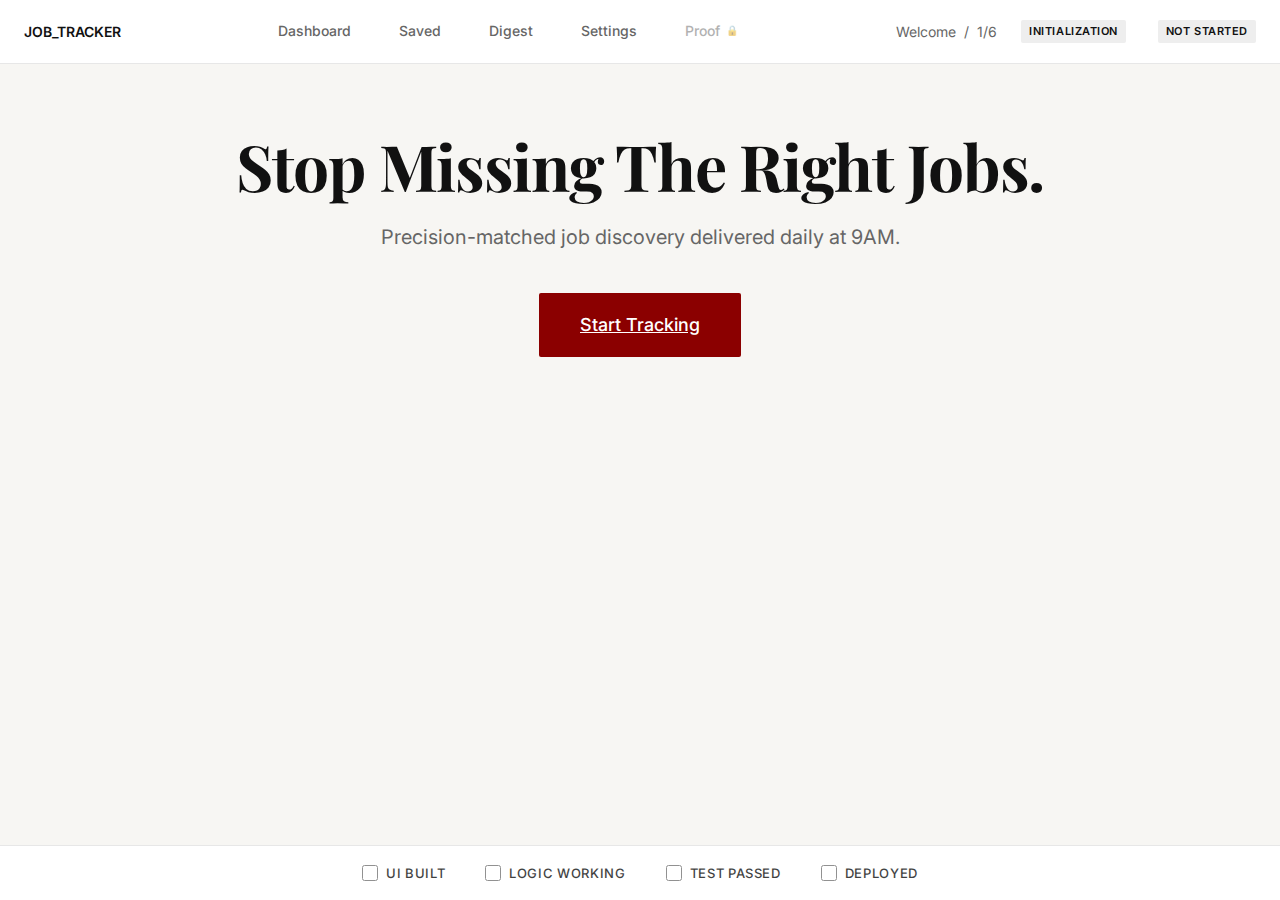
<file: konestprjct/index.html>
<!DOCTYPE html>
<html lang="en">

<head>
    <meta charset="UTF-8">
    <meta name="viewport" content="width=device-width, initial-scale=1.0">
    <title>Job Notification Tracker | KodNest Premium</title>
    <link rel="stylesheet" href="kodnest-premium.css">
</head>

<body>
    <div class="kn-container">
        <!-- Top Bar -->
        <header class="kn-top-bar">
            <div class="kn-project-name">
                <a href="#/" style="text-decoration: none; color: inherit;">JOB_TRACKER</a>
            </div>

            <!-- Navigation -->
            <nav class="kn-nav">
                <a href="#/dashboard" class="kn-nav-link">Dashboard</a>
                <a href="#/saved" class="kn-nav-link">Saved</a>
                <a href="#/digest" class="kn-nav-link">Digest</a>
                <a href="#/settings" class="kn-nav-link">Settings</a>
                <a href="#/proof" class="kn-nav-link">Proof</a>
            </nav>

            <div style="display: flex; align-items: center; gap: 24px;">
                <div class="kn-progress">
                    <!-- Dynamic Progress -->
                </div>
                <div class="kn-badge">
                    <!-- Dynamic Status -->
                </div>
                <div class="kn-badge kn-badge--project-status" style="margin-left: 8px;">Not Started</div>
                <button class="kn-nav-toggle" onclick="toggleMobileMenu()" aria-label="Toggle Menu">
                    <span></span>
                    <span></span>
                    <span></span>
                </button>
            </div>
        </header>

        <!-- Context Header (Shown dynamically based on route) -->
        <section class="kn-header">
            <h1 class="kn-title">Welcome</h1>
            <p class="kn-subtext">Initializing the platform...</p>
        </section>

        <!-- Main Workspace (Populated by app.js) -->
        <main class="kn-main">
            <div class="kn-workspace">
                <div class="kn-card">
                    <p class="kn-text-block">Loading your premium experience...</p>
                </div>
            </div>
        </main>

        <!-- Proof Footer -->
        <footer class="kn-footer">
            <div class="kn-checklist">
                <label class="kn-check-item">
                    <input type="checkbox"> UI Built
                </label>
                <label class="kn-check-item">
                    <input type="checkbox"> Logic Working
                </label>
                <label class="kn-check-item">
                    <input type="checkbox"> Test Passed
                </label>
                <label class="kn-check-item">
                    <input type="checkbox"> Deployed
                </label>
            </div>
        </footer>
    </div>

    <!-- Modal Overlay -->
    <div id="job-modal" class="kn-modal-overlay">
        <div class="kn-modal">
            <button class="kn-modal-close" onclick="closeModal()">×</button>
            <div id="modal-content"></div>
        </div>
    </div>

    <!-- Data & Application Logic -->
    <script src="jobs.js"></script>
    <script src="app.js"></script>
</body>

</html>
</file>
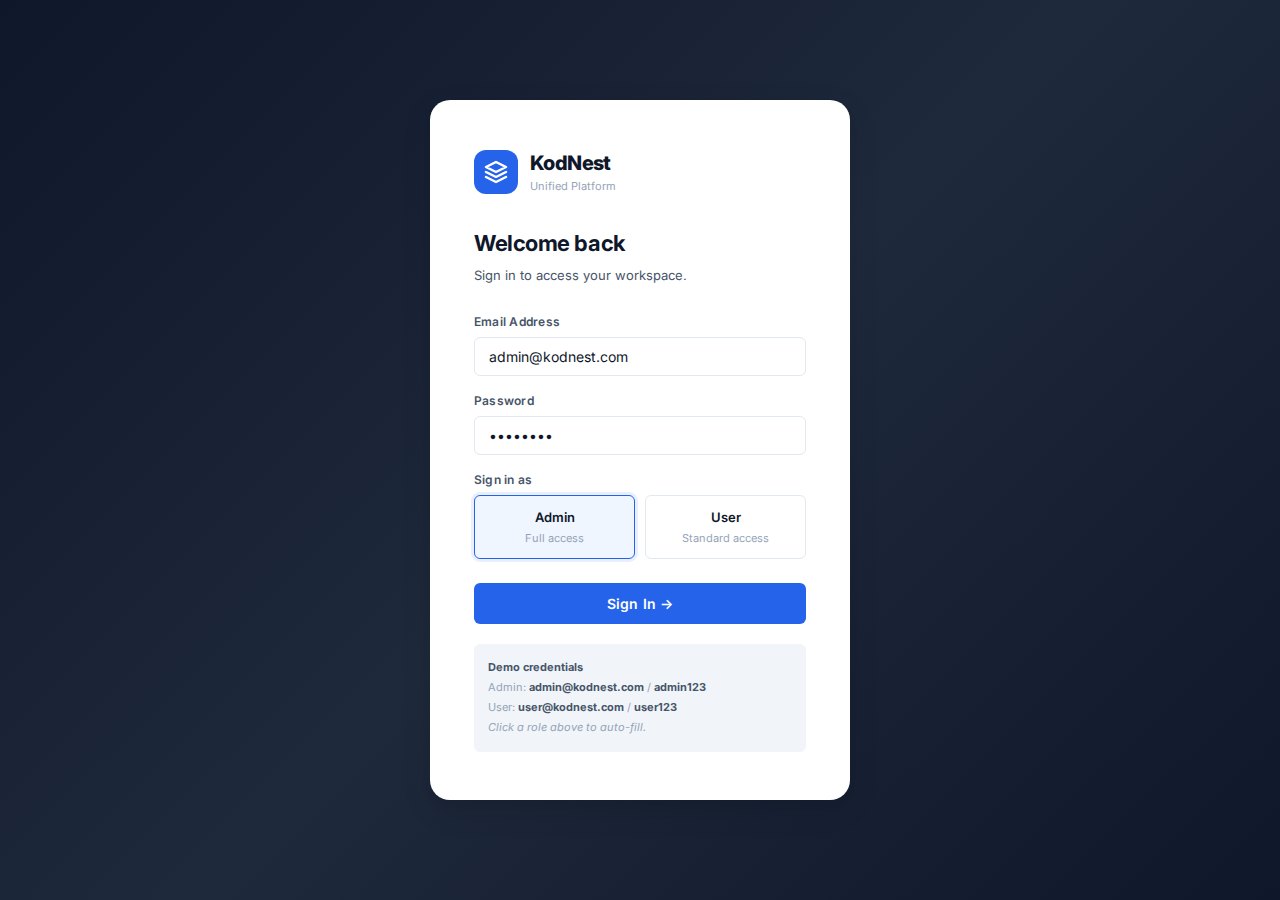
<file: platform.html>
<!DOCTYPE html>
<html lang="en">

<head>
    <meta charset="UTF-8">
    <meta name="viewport" content="width=device-width, initial-scale=1.0">
    <title>KodNest Platform — Unified SaaS Dashboard</title>
    <meta name="description" content="KodNest unified platform dashboard — access all products in one place.">
    <link rel="stylesheet" href="platform.css">
</head>

<body>

    <!-- ══════════════════════════════════════════════════════════
       LOGIN SCREEN
  ══════════════════════════════════════════════════════════ -->
    <div id="login-screen" style="display:none;">
        <div class="login-card">

            <!-- Logo -->
            <div class="login-logo">
                <div class="login-logo-icon">
                    <svg viewBox="0 0 24 24" fill="none" stroke="currentColor" stroke-width="2.5" stroke-linecap="round"
                        stroke-linejoin="round">
                        <polygon points="12 2 2 7 12 12 22 7 12 2" />
                        <polyline points="2 17 12 22 22 17" />
                        <polyline points="2 12 12 17 22 12" />
                    </svg>
                </div>
                <div>
                    <div class="login-logo-text">KodNest</div>
                    <div class="login-logo-sub">Unified Platform</div>
                </div>
            </div>

            <div class="login-title">Welcome back</div>
            <div class="login-sub">Sign in to access your workspace.</div>

            <!-- Error -->
            <div class="login-error" id="login-error"></div>

            <!-- Form -->
            <form id="login-form" autocomplete="off">
                <div class="form-group">
                    <label class="form-label" for="login-email">Email Address</label>
                    <input class="form-input" type="email" id="login-email" placeholder="you@kodnest.com" required
                        autocomplete="email">
                </div>
                <div class="form-group">
                    <label class="form-label" for="login-password">Password</label>
                    <input class="form-input" type="password" id="login-password" placeholder="••••••••" required
                        autocomplete="current-password">
                </div>

                <!-- Role Selector -->
                <div class="form-group">
                    <label class="form-label">Sign in as</label>
                    <div class="role-selector">
                        <div class="role-option selected" data-role="admin" onclick="selectRole('admin')">
                            <div class="role-option-title">Admin</div>
                            <div class="role-option-sub">Full access</div>
                        </div>
                        <div class="role-option" data-role="user" onclick="selectRole('user')">
                            <div class="role-option-title">User</div>
                            <div class="role-option-sub">Standard access</div>
                        </div>
                    </div>
                </div>

                <button type="submit" class="login-btn">Sign In →</button>
            </form>

            <!-- Demo credentials hint -->
            <div class="login-demo">
                <strong>Demo credentials</strong><br>
                Admin: <strong>admin@kodnest.com</strong> / <strong>admin123</strong><br>
                User: <strong>user@kodnest.com</strong> / <strong>user123</strong><br>
                <em>Click a role above to auto-fill.</em>
            </div>

        </div>
    </div>

    <!-- ══════════════════════════════════════════════════════════
       PLATFORM SHELL
  ══════════════════════════════════════════════════════════ -->
    <div id="platform-shell" style="display:none;">

        <!-- ── Sidebar ── -->
        <aside class="sidebar">
            <!-- Logo -->
            <a class="sidebar-logo" onclick="navigate('dashboard')" style="cursor:pointer;">
                <div class="sidebar-logo-icon">
                    <svg viewBox="0 0 24 24" fill="none" stroke="currentColor" stroke-width="2.5" stroke-linecap="round"
                        stroke-linejoin="round">
                        <polygon points="12 2 2 7 12 12 22 7 12 2" />
                        <polyline points="2 17 12 22 22 17" />
                        <polyline points="2 12 12 17 22 12" />
                    </svg>
                </div>
                <div>
                    <div class="sidebar-logo-text">KodNest</div>
                    <div class="sidebar-logo-sub">Platform</div>
                </div>
            </a>

            <!-- Nav -->
            <nav class="sidebar-nav" id="sidebar-nav">
                <!-- Injected by platform.js -->
            </nav>

            <!-- User Footer -->
            <div class="sidebar-footer" id="sidebar-user">
                <!-- Injected by platform.js -->
            </div>
        </aside>

        <!-- ── Main Area ── -->
        <div class="main-area">

            <!-- Top Bar -->
            <header class="topbar">
                <div class="topbar-breadcrumb" id="topbar-breadcrumb">
                    <!-- Injected by platform.js -->
                </div>
                <div class="topbar-spacer"></div>
                <div class="topbar-actions" id="topbar-right">
                    <!-- Injected by platform.js -->
                </div>
            </header>

            <!-- Content -->
            <div class="content-area" id="content-area">
                <!-- Injected by platform.js -->
            </div>

        </div>
    </div>

    <script src="platform.js"></script>

    <!-- Pre-fill admin credentials on load -->
    <script>
        document.addEventListener('DOMContentLoaded', () => {
            const emailEl = document.getElementById('login-email');
            const passEl = document.getElementById('login-password');
            if (emailEl && !emailEl.value) emailEl.value = 'admin@kodnest.com';
            if (passEl && !passEl.value) passEl.value = 'admin123';
        });
    </script>

</body>

</html>
</file>
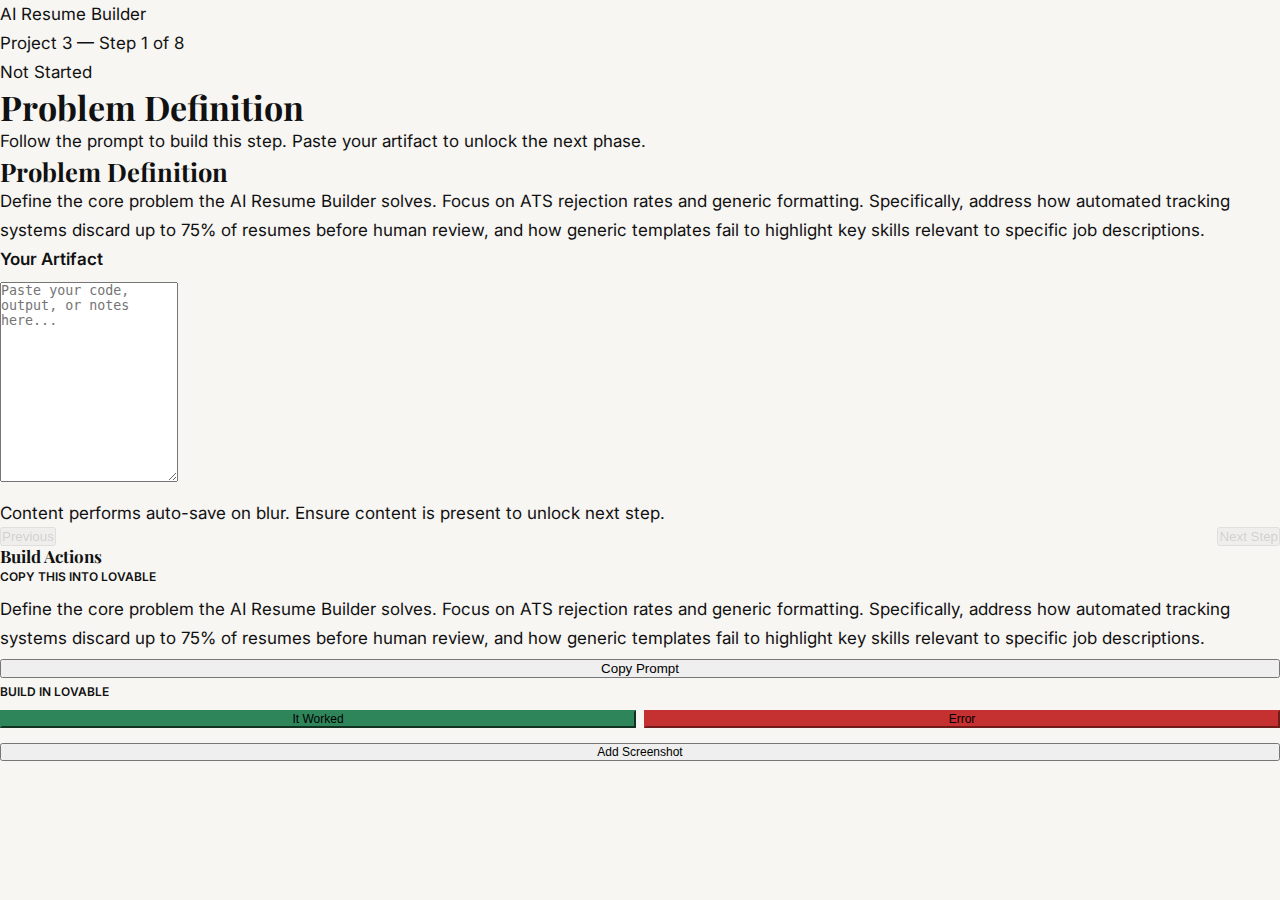
<file: rb-index.html>
<!DOCTYPE html>
<html lang="en">

<head>
    <meta charset="UTF-8">
    <meta name="viewport" content="width=device-width, initial-scale=1.0">
    <title>AI Resume Builder — Build Track</title>
    <link rel="stylesheet" href="kodnest-premium.css">
</head>

<body>
    <div id="app" class="app-container">
        <!-- Content injected by JS -->
    </div>

    <script>
        // --- Configuration & State ---

        const steps = [
            { id: 1, route: '/rb/01-problem', title: 'Problem Definition', prompt: 'Define the core problem the AI Resume Builder solves. Focus on ATS rejection rates and generic formatting. Specifically, address how automated tracking systems discard up to 75% of resumes before human review, and how generic templates fail to highlight key skills relevant to specific job descriptions.' },
            { id: 2, route: '/rb/02-market', title: 'Market Research', prompt: 'Analyze the current market for resume builders. Identify key competitors like Resume.io, Teal, and NovoResume. Highlight their strengths (UI/UX, templates) and weaknesses (generic AI content, lack of specific ATS optimization). Identify the gap for a "Precision-Matched" AI Resume Builder.' },
            { id: 3, route: '/rb/03-architecture', title: 'Architecture', prompt: 'Outline the technical architecture for the MVP. Frontend: React + Tailwind CSS. Backend: Node.js + Express. AI Integration: OpenAI API (GPT-4 for generation). Database: MongoDB for user profiles and resume data. file storage: AWS S3 or similar for PDF storage. Authentication: Firebase or JWT.' },
            { id: 4, route: '/rb/04-hld', title: 'High-Level Design', prompt: 'Create the High-Level Design (HLD) diagram. Include: 1. User Interface (Input Form, Preview). 2. API Gateway. 3. Resume Parser Service (extracts text from existing PDFs). 4. AI Enhancement Engine (optimizes text based on job description). 5. PDF Generation Service (renders final document).' },
            { id: 5, route: '/rb/05-lld', title: 'Low-Level Design', prompt: 'Detail the Low-Level Design (LLD). Database Schemas: User { id, email, subscription }, Resume { id, userId, data: { personalInfo, experience[], education[], skills[] } }, JobDescription { id, text, keywords[] }. API Endpoints: POST /api/resumes/generate, POST /api/resumes/parse, GET /api/resumes/:id.' },
            { id: 6, route: '/rb/06-build', title: 'Build Phase', prompt: 'Initialize the project repository. Set up standard folder structure:\n/client (React app)\n  /src/components (ResumeForm, Preview, Dashboard)\n  /src/services (api.js)\n/server (Node app)\n  /routes (resumeRoutes.js)\n  /controllers (resumeController.js)\n  /models (Resume.js)\n\nInstall dependencies: react, axios, express, mongoose, openai.' },
            { id: 7, route: '/rb/07-test', title: 'Test Plan', prompt: 'Design a test plan. Unit Tests: Test ResumeParser with various PDF formats. Integration Tests: Verify AI generation produces valid JSON structure. End-to-End Tests: User flow from signup -> input resume -> input JD -> generate optimized resume -> download PDF.' },
            { id: 8, route: '/rb/08-ship', title: 'Ship Strategy', prompt: 'Define the deployment strategy. Frontend: Deploy to Vercel. Backend: Deploy to Railway or Render. Database: MongoDB Atlas. secure environment variables. Set up a CI/CD pipeline using GitHub Actions to run tests on push and deploy on merge to main.' }
        ];

        let currentRoute = window.location.hash.slice(1) || '/rb/01-problem';

        // --- Persistence Helpers ---

        function getArtifact(stepId) {
            return localStorage.getItem(`rb_step_${stepId}_artifact`) || '';
        }

        function saveArtifact(stepId, content) {
            localStorage.setItem(`rb_step_${stepId}_artifact`, content);
            render(); // Re-render to update UI state
        }

        function getStepStatus(stepId) {
            return JSON.parse(localStorage.getItem(`rb_step_${stepId}_status`)) || { worked: null, error: false };
        }

        function saveStepStatus(stepId, status) {
            localStorage.setItem(`rb_step_${stepId}_status`, JSON.stringify(status));
            render();
        }

        function getProofSubmission() {
            return JSON.parse(localStorage.getItem('rb_final_submission')) || { lovable: '', github: '', deploy: '' };
        }

        function saveProofSubmission(data) {
            localStorage.setItem('rb_final_submission', JSON.stringify(data));
        }

        // --- Checklist Helpers ---

        const CHECKLIST_ITEMS = [
            'All form sections save to localStorage',
            'Live preview updates in real-time',
            'Template switching preserves data',
            'Color theme persists after refresh',
            'ATS score calculates correctly',
            'Score updates live on edit',
            'Export buttons work (copy/download)',
            'Empty states handled gracefully',
            'Mobile responsive layout works',
            'No console errors on any page'
        ];

        function getChecklist() {
            return JSON.parse(localStorage.getItem('rb_checklist')) || {};
        }

        function toggleChecklistItem(idx) {
            const cl = getChecklist();
            cl[idx] = !cl[idx];
            localStorage.setItem('rb_checklist', JSON.stringify(cl));
            render();
        }

        function allChecklistPassed() {
            const cl = getChecklist();
            return CHECKLIST_ITEMS.every((_, i) => !!cl[i]);
        }

        // --- URL Validation ---

        function isValidUrl(str) {
            if (!str || !str.trim()) return false;
            try {
                const url = new URL(str.trim());
                return url.protocol === 'https:' || url.protocol === 'http:';
            } catch (_) {
                return false;
            }
        }

        // --- Logic & Gating ---

        function isStepComplete(stepId) {
            return !!getArtifact(stepId);
        }

        function canAccessStep(stepId) {
            if (stepId === 1) return true;
            return isStepComplete(stepId - 1);
        }

        function getCurrentStep() {
            return steps.find(s => s.route === currentRoute) || steps[0];
        }

        function getProjectStatus() {
            const submission = getProofSubmission();
            const allStepsDone = steps.every(s => isStepComplete(s.id));
            const allChecksDone = allChecklistPassed();
            const allLinksDone = isValidUrl(submission.lovable) && isValidUrl(submission.github) && isValidUrl(submission.deploy);
            if (allStepsDone && allChecksDone && allLinksDone) return 'Shipped';
            const completedCount = steps.filter(s => isStepComplete(s.id)).length;
            if (completedCount > 0) return 'In Progress';
            return 'Not Started';
        }

        // --- Navigation ---

        function navigate(route) {
            window.location.hash = route;
        }

        window.addEventListener('hashchange', () => {
            const hash = window.location.hash.slice(1);
            // Basic route validation
            if (steps.some(s => s.route === hash) || hash === '/rb/proof') {
                currentRoute = hash;
            } else {
                currentRoute = '/rb/01-problem';
            }
            render();
        });

        // --- Actions ---

        function handleCopyArtifact(stepId) {
            const artifact = getArtifact(stepId);
            if (!artifact) return;
            navigator.clipboard.writeText(artifact).then(() => alert('Artifact copied to clipboard!'));
        }

        function handleCopyPrompt(text) {
            navigator.clipboard.writeText(text).then(() => alert('Prompt copied to clipboard!'));
        }

        function handleBuildStatus(stepId, worked) {
            const status = getStepStatus(stepId);
            status.worked = worked;
            status.error = !worked;
            saveStepStatus(stepId, status);
        }

        function handleProofInput(field, value) {
            const data = getProofSubmission();
            data[field] = value;
            saveProofSubmission(data);
            render(); // Update button state
        }

        function handleCopyFinalSubmission() {
            const data = getProofSubmission();
            const text = [
                '------------------------------------------',
                'AI Resume Builder — Final Submission',
                '',
                `Lovable Project: ${data.lovable}`,
                `GitHub Repository: ${data.github}`,
                `Live Deployment: ${data.deploy}`,
                '',
                'Core Capabilities:',
                '- Structured resume builder',
                '- Deterministic ATS scoring',
                '- Template switching',
                '- PDF export with clean formatting',
                '- Persistence + validation checklist',
                '------------------------------------------'
            ].join('\n');
            navigator.clipboard.writeText(text).then(() => {
                const btn = document.getElementById('copy-submission-btn');
                if (btn) { btn.textContent = '✓ Copied!'; setTimeout(() => { btn.textContent = 'Copy Final Submission'; }, 2000); }
            });
        }

        function handleArtifactInput(stepId, value) {
            // Save on input (auto-save behavior) or we could have a button. 
            // The prompt implies "Next disabled until artifact uploaded", so real-time or blur saving is good.
            // For simplicity, let's save on change/blur in the render, but we need a helper to just update storage without re-rendering everything immediately if focus is lost.
            // However, react-like re-rendering usually needs state. Here we use localStorage as state. 
            // We will attach onchange event.
            localStorage.setItem(`rb_step_${stepId}_artifact`, value);
            // We verify completion on render. To render the "Next" button enabled immediately, we might need to trigger render.
            // Let's use oninput to save and maybe debounce render or just let user click a "Save" button? 
            // The previous implementation had a "Mark as Complete" button. 
            // The prompt says "Store artifacts under rb_step_X_artifact".
            // Let's provide a textarea for the artifact and a save button/auto-save.
        }

        // --- Rendering ---

        function render() {
            const app = document.getElementById('app');
            const step = getCurrentStep();
            const isProofPage = currentRoute === '/rb/proof';

            // Check gating
            if (!isProofPage && !canAccessStep(step.id)) {
                // If trying to access a locked step, redirect to the last accessible one or show locked state.
                // Redirecting to the previous step is safer.
                // navigate(steps[step.id - 2].route); 
                // OR show a locked UI. Let's show locked UI for better UX.
            }

            const activeStepId = isProofPage ? 8 : step.id; // Just for status bar context

            let mainContent = '';
            let buildPanel = '';
            let footer = '';

            if (isProofPage) {
                // --- PROOF PAGE ---
                const submission = getProofSubmission();
                const cl = getChecklist();
                const allStepsDone = steps.every(s => isStepComplete(s.id));
                const allChecksDone = allChecklistPassed();
                const lovableValid = isValidUrl(submission.lovable);
                const githubValid = isValidUrl(submission.github);
                const deployValid = isValidUrl(submission.deploy);
                const allLinksValid = lovableValid && githubValid && deployValid;
                const isShipped = allStepsDone && allChecksDone && allLinksValid;
                const canCopy = allLinksValid;

                // A) Step Completion Overview
                const stepListHtml = steps.map(s => {
                    const done = isStepComplete(s.id);
                    return `
                    <div style="display:flex;align-items:center;justify-content:space-between;padding:10px 14px;border:1px solid var(--c-border);border-radius:6px;background:var(--c-surface);">
                        <span style="font-size:13px;font-weight:500;">Step ${s.id}: ${s.title}</span>
                        <span class="badge ${done ? 'badge-success' : 'badge-status'}" style="font-size:11px;">${done ? '✓ Done' : 'Pending'}</span>
                    </div>`;
                }).join('');

                // B) Checklist Items
                const checklistHtml = CHECKLIST_ITEMS.map((item, i) => {
                    const checked = !!cl[i];
                    return `
                    <label style="display:flex;align-items:center;gap:10px;padding:10px 14px;border:1px solid ${checked ? 'var(--c-success-bg,#d1fae5)' : 'var(--c-border)'};border-radius:6px;background:${checked ? 'var(--c-success-bg,#f0fdf4)' : 'var(--c-surface)'};cursor:pointer;transition:all 0.15s;">
                        <input type="checkbox" ${checked ? 'checked' : ''} onchange="toggleChecklistItem(${i})" style="width:15px;height:15px;accent-color:var(--c-accent,#2563eb);cursor:pointer;">
                        <span style="font-size:13px;font-weight:${checked ? '500' : '400'};color:${checked ? 'var(--c-text)' : 'var(--c-text-muted,#6b7280)'};">${item}</span>
                        ${checked ? '<span style="margin-left:auto;font-size:11px;color:#16a34a;font-weight:600;">✓</span>' : ''}
                    </label>`;
                }).join('');

                // Shipped confirmation
                const shippedBanner = isShipped ? `
                    <div style="margin-bottom:24px;padding:20px 24px;border:1px solid #bbf7d0;border-radius:8px;background:#f0fdf4;">
                        <p style="margin:0;font-size:15px;font-weight:600;color:#15803d;letter-spacing:0.01em;">Project 3 Shipped Successfully.</p>
                    </div>` : '';

                mainContent = `
                    ${shippedBanner}
                    <div class="card">
                        <h2 style="margin-bottom:4px;">A — Step Completion</h2>
                        <p style="margin-bottom:16px;">All 8 steps must be completed to ship.</p>
                        <div style="display:grid;gap:8px;">
                            ${stepListHtml}
                        </div>
                        <div style="margin-top:12px;padding:10px 14px;border-radius:6px;background:${allStepsDone ? 'var(--c-success-bg,#f0fdf4)' : 'var(--c-surface)'};border:1px solid ${allStepsDone ? '#bbf7d0' : 'var(--c-border)'};display:flex;align-items:center;justify-content:space-between;">
                            <span style="font-size:13px;font-weight:600;">Steps Complete</span>
                            <span style="font-size:13px;font-weight:700;color:${allStepsDone ? '#16a34a' : 'var(--c-text-muted,#6b7280)'}">${steps.filter(s => isStepComplete(s.id)).length} / 8</span>
                        </div>
                    </div>

                    <div class="card" style="margin-top:16px;">
                        <h2 style="margin-bottom:4px;">B — Test Checklist</h2>
                        <p style="margin-bottom:16px;">All 10 tests must pass to ship.</p>
                        <div style="display:grid;gap:8px;">
                            ${checklistHtml}
                        </div>
                        <div style="margin-top:12px;padding:10px 14px;border-radius:6px;background:${allChecksDone ? 'var(--c-success-bg,#f0fdf4)' : 'var(--c-surface)'};border:1px solid ${allChecksDone ? '#bbf7d0' : 'var(--c-border)'};display:flex;align-items:center;justify-content:space-between;">
                            <span style="font-size:13px;font-weight:600;">Tests Passed</span>
                            <span style="font-size:13px;font-weight:700;color:${allChecksDone ? '#16a34a' : 'var(--c-text-muted,#6b7280)'}">${Object.values(cl).filter(Boolean).length} / 10</span>
                        </div>
                    </div>

                    <div class="card" style="margin-top:16px;">
                        <h2 style="margin-bottom:4px;">C — Artifact Links</h2>
                        <p style="margin-bottom:16px;">All 3 links required. Must be valid URLs.</p>
                        <div style="display:flex;flex-direction:column;gap:14px;">
                            <div>
                                <label style="display:block;margin-bottom:5px;font-size:13px;font-weight:600;">Lovable Project Link</label>
                                <input type="url" class="input-field" value="${submission.lovable}" oninput="handleProofInput('lovable', this.value)" placeholder="https://lovable.dev/..." style="border-color:${lovableValid ? '#86efac' : submission.lovable ? '#fca5a5' : 'var(--c-border)'};">
                                ${submission.lovable && !lovableValid ? '<p style="margin:4px 0 0;font-size:11px;color:#dc2626;">Please enter a valid URL (https://...)</p>' : ''}
                                ${lovableValid ? '<p style="margin:4px 0 0;font-size:11px;color:#16a34a;">✓ Valid URL</p>' : ''}
                            </div>
                            <div>
                                <label style="display:block;margin-bottom:5px;font-size:13px;font-weight:600;">GitHub Repository Link</label>
                                <input type="url" class="input-field" value="${submission.github}" oninput="handleProofInput('github', this.value)" placeholder="https://github.com/..." style="border-color:${githubValid ? '#86efac' : submission.github ? '#fca5a5' : 'var(--c-border)'};">
                                ${submission.github && !githubValid ? '<p style="margin:4px 0 0;font-size:11px;color:#dc2626;">Please enter a valid URL (https://...)</p>' : ''}
                                ${githubValid ? '<p style="margin:4px 0 0;font-size:11px;color:#16a34a;">✓ Valid URL</p>' : ''}
                            </div>
                            <div>
                                <label style="display:block;margin-bottom:5px;font-size:13px;font-weight:600;">Deployed URL</label>
                                <input type="url" class="input-field" value="${submission.deploy}" oninput="handleProofInput('deploy', this.value)" placeholder="https://your-app.vercel.app" style="border-color:${deployValid ? '#86efac' : submission.deploy ? '#fca5a5' : 'var(--c-border)'};">
                                ${submission.deploy && !deployValid ? '<p style="margin:4px 0 0;font-size:11px;color:#dc2626;">Please enter a valid URL (https://...)</p>' : ''}
                                ${deployValid ? '<p style="margin:4px 0 0;font-size:11px;color:#16a34a;">✓ Valid URL</p>' : ''}
                            </div>
                        </div>
                    </div>
                `;

                const status = getProjectStatus();
                const statusBadgeClass = status === 'Shipped' ? 'badge-success' : status === 'In Progress' ? 'badge-progress' : 'badge-status';

                footer = `
                    <footer class="proof-footer">
                        <div style="display:flex;align-items:center;gap:12px;">
                            <span style="font-size:13px;font-weight:500;color:var(--c-text-muted,#6b7280);">Status:</span>
                            <span class="badge ${statusBadgeClass}">${status}</span>
                            ${!allStepsDone ? '<span style="font-size:11px;color:var(--c-text-muted,#6b7280);">Complete all 8 steps</span>' : !allChecksDone ? '<span style="font-size:11px;color:var(--c-text-muted,#6b7280);">Pass all 10 tests</span>' : !allLinksValid ? '<span style="font-size:11px;color:var(--c-text-muted,#6b7280);">Add 3 valid links</span>' : ''}
                        </div>
                        <button id="copy-submission-btn" class="btn btn-primary" onclick="handleCopyFinalSubmission()" ${!canCopy ? 'disabled style="opacity:0.5;cursor:not-allowed;"' : ''}>
                            Copy Final Submission
                        </button>
                    </footer>
                `;
            } else {
                // --- STEP PAGE ---

                // Locked Check
                if (!canAccessStep(step.id)) {
                    mainContent = `
                        <div class="card" style="text-align: center; padding: 64px;">
                            <h2>🔒 Step Locked</h2>
                            <p>Please complete Step ${step.id - 1} first.</p>
                            <button class="btn btn-primary" onclick="navigate('${steps[step.id - 2].route}')" style="margin-top: 16px;">Go to Previous Step</button>
                        </div>
                     `;
                    // Hide build panel content if locked
                    buildPanel = `<div class="card" style="opacity: 0.5;"><p>Locked</p></div>`;
                } else {
                    const artifact = getArtifact(step.id);
                    const status = getStepStatus(step.id);

                    mainContent = `
                        <div class="card">
                            <h2>${step.title}</h2>
                            <p>${step.prompt}</p>
                            
                            <div style="margin-top: var(--s-3);">
                                <label style="display: block; margin-bottom: 8px; font-weight: 600;">Your Artifact</label>
                                <textarea class="input-field" style="min-height: 200px; font-family: monospace;" 
                                    placeholder="Paste your code, output, or notes here..."
                                    oninput="handleArtifactInput(${step.id}, this.value)"
                                    onblur="render()" 
                                >${artifact}</textarea>
                                <p class="subtext" style="margin-top: 8px;">Content performs auto-save on blur. Ensure content is present to unlock next step.</p>
                            </div>

                            <div style="margin-top: var(--s-3); display: flex; justify-content: space-between;">
                                <button class="btn btn-secondary" onclick="navigate('${step.id > 1 ? steps[step.id - 2].route : '#'}')" ${step.id === 1 ? 'disabled style="opacity:0.5; pointer-events:none;"' : ''}>Previous</button>
                                ${step.id < 8 ?
                            `<button class="btn btn-primary" onclick="navigate('${steps[step.id].route}')" ${!artifact ? 'disabled style="opacity:0.5; cursor:not-allowed;"' : ''}>Next Step</button>`
                            :
                            `<button class="btn btn-primary" onclick="navigate('/rb/proof')" ${!artifact ? 'disabled style="opacity:0.5; cursor:not-allowed;"' : ''}>Finish & Proof</button>`
                        }
                            </div>
                        </div>
                    `;

                    // Build Panel Logic
                    buildPanel = `
                        <div class="card" style="border: none; background: transparent; padding: 0;">
                            <h4>Build Actions</h4>
                        </div>

                        <div class="card">
                             <label style="font-weight: 600; font-size: 12px; display: block; margin-bottom: 8px;">COPY THIS INTO LOVABLE</label>
                             <div class="prompt-box" style="max-height: 150px; overflow-y: auto;">${step.prompt}</div>
                             <button class="btn btn-secondary" style="width: 100%; justify-content: center;" onclick="handleCopyPrompt('${step.prompt.replace(/'/g, "\\'")}')">Copy Prompt</button>
                        </div>

                        <div class="card">
                            <label style="font-weight: 600; font-size: 12px; display: block; margin-bottom: 8px;">BUILD IN LOVABLE</label>
                            <div style="display: flex; gap: 8px; margin-bottom: 8px;">
                                <button class="btn btn-primary" style="flex: 1; background: #2f855a; border-color: #2f855a; font-size: 12px;" onclick="handleBuildStatus(${step.id}, true)">It Worked</button>
                                <button class="btn btn-primary" style="flex: 1; background: #c53030; border-color: #c53030; font-size: 12px;" onclick="handleBuildStatus(${step.id}, false)">Error</button>
                            </div>
                            <button class="btn btn-secondary" style="width: 100%; font-size: 12px;" onclick="alert('Screenshot upload placeholder')">Add Screenshot</button>
                            
                            ${status.worked !== null ? `
                                <div style="margin-top: 12px; padding: 8px; background: ${status.worked ? 'var(--c-success-bg)' : 'var(--c-warning-bg)'}; border-radius: 4px; font-size: 12px; text-align: center;">
                                    ${status.worked ? '✅ Marked as Working' : '❌ Marked as Error'}
                                </div>
                            ` : ''}
                        </div>
                    `;
                }
            }

            // Construct Full Layout
            app.innerHTML = `
                <!-- TOP BAR -->
                <header class="top-bar">
                    <div class="top-bar-left">
                        <span class="brand-name">AI Resume Builder</span>
                    </div>
                    <div class="top-bar-center">
                        <span class="subtext">${isProofPage ? 'Final Verification' : `Project 3 — Step ${step.id} of 8`}</span>
                    </div>
                    <div class="top-bar-right">
                        <span class="badge ${getProjectStatus() === 'Shipped' ? 'badge-success' : getProjectStatus() === 'In Progress' ? 'badge-progress' : 'badge-status'}">${getProjectStatus()}</span>
                    </div>
                </header>

                <!-- CONTEXT HEADER -->
                <section class="context-header">
                    <h1>${isProofPage ? 'Proof of Build' : step.title}</h1>
                    <p class="subtext">${isProofPage ? 'Verify your milestones and submit your project artifacts.' : `Follow the prompt to build this step. Paste your artifact to unlock the next phase.`}</p>
                </section>

                <!-- WORKSPACE -->
                <main class="workspace">
                    <div class="primary-panel">
                        ${mainContent}
                    </div>
                    <aside class="secondary-panel">
                        ${!isProofPage ? buildPanel : ''}
                    </aside>
                </main>

                <!-- FOOTER -->
                ${footer}
            `;
        }

        // Initialize
        render();

    </script>
</body>

</html>
</file>
<file: konestprjct/kodnest-premium.css>
/* 
  KodNest Premium Build System
  Philosophy: Calm, Intentional, Coherent, Confident
*/

@import url('https://fonts.googleapis.com/css2?family=Inter:wght@400;500;600&family=Playfair+Display:ital,wght@0,700;1,700&display=swap');

:root {
    /* Color System */
    --color-bg: #F7F6F3;
    --color-text: #111111;
    --color-accent: #8B0000;
    --color-success: #4F7942;
    --color-warning: #B8860B;
    --color-border: rgba(17, 17, 17, 0.1);
    --color-white: #FFFFFF;

    /* Spacing System */
    --space-8: 8px;
    --space-16: 16px;
    --space-24: 24px;
    --space-40: 40px;
    --space-64: 64px;

    /* Typography */
    --font-serif: 'Playfair Display', serif;
    --font-sans: 'Inter', sans-serif;

    /* Shared Rules */
    --radius: 2px;
    --transition: 180ms ease-in-out;
}

/* Reset & Base */
* {
    box-sizing: border-box;
    margin: 0;
    padding: 0;
}

body {
    background-color: var(--color-bg);
    color: var(--color-text);
    font-family: var(--font-sans);
    font-size: 17px;
    line-height: 1.7;
    -webkit-font-smoothing: antialiased;
}

h1,
h2,
h3,
h4 {
    font-family: var(--font-serif);
    font-weight: 700;
    line-height: 1.2;
}

/* Global Layout Structure */
.kn-container {
    display: flex;
    flex-direction: column;
    min-height: 100vh;
}

/* TOP BAR */
.kn-top-bar {
    height: 64px;
    padding: 0 var(--space-24);
    display: flex;
    align-items: center;
    justify-content: space-between;
    border-bottom: 1px solid var(--color-border);
    background: var(--color-white);
    font-size: 14px;
    position: sticky;
    top: 0;
    z-index: 1000;
}

.kn-nav {
    display: flex;
    gap: var(--space-40);
    height: 100%;
}

.kn-nav-link {
    display: flex;
    align-items: center;
    text-decoration: none;
    color: #666;
    font-weight: 500;
    height: 100%;
    border-bottom: 2px solid transparent;
    transition: var(--transition);
    padding: 0 4px;
}

.kn-nav-link:hover {
    color: var(--color-text);
}

.kn-nav-link--active {
    color: var(--color-accent);
    border-bottom-color: var(--color-accent);
}

/* Mobile Toggle */
.kn-nav-toggle {
    display: none;
    background: none;
    border: none;
    cursor: pointer;
    padding: 8px;
}

.kn-nav-toggle span {
    display: block;
    width: 20px;
    height: 2px;
    background: var(--color-text);
    margin: 4px 0;
    transition: var(--transition);
}

.kn-project-name {
    font-weight: 600;
    letter-spacing: -0.01em;
}

.kn-progress {
    display: flex;
    align-items: center;
    gap: var(--space-8);
    color: #666;
}

.kn-badge {
    padding: 2px 8px;
    font-size: 11px;
    font-weight: 600;
    text-transform: uppercase;
    letter-spacing: 0.05em;
    background: #eee;
    border-radius: var(--radius);
}

.kn-badge--shipped {
    background: var(--color-success);
    color: white;
}

/* CONTEXT HEADER */
.kn-header {
    padding: var(--space-64) var(--space-24) var(--space-40);
    max-width: 1200px;
    margin: 0 auto;
    width: 100%;
}

.kn-title {
    font-size: 48px;
    margin-bottom: var(--space-8);
}

.kn-subtext {
    font-size: 18px;
    color: #666;
    max-width: 720px;
}

/* MAIN CONTENT SPLIT */
.kn-main {
    flex: 1;
    display: grid;
    grid-template-columns: 7fr 3fr;
    max-width: 1200px;
    margin: 0 auto;
    width: 100%;
    gap: var(--space-40);
    padding: 0 var(--space-24) var(--space-64);
}

.kn-workspace {
    display: flex;
    flex-direction: column;
    gap: var(--space-24);
}

.kn-panel {
    display: flex;
    flex-direction: column;
    gap: var(--space-24);
}

/* COMPONENTS */
.kn-card {
    background: var(--color-white);
    border: 1px solid var(--color-border);
    border-radius: var(--radius);
    padding: var(--space-24);
}

.kn-button {
    display: inline-flex;
    align-items: center;
    justify-content: center;
    padding: 12px 24px;
    font-family: var(--font-sans);
    font-size: 14px;
    font-weight: 500;
    cursor: pointer;
    transition: var(--transition);
    border-radius: var(--radius);
    border: 1px solid transparent;
    width: fit-content;
}

.kn-button--primary {
    background: var(--color-accent);
    color: white;
}

.kn-button--primary:hover {
    background: #700000;
}

.kn-button--secondary {
    background: transparent;
    border-color: var(--color-border);
    color: var(--color-text);
}

.kn-button--secondary:hover {
    background: rgba(17, 17, 17, 0.05);
}

.kn-input {
    width: 100%;
    padding: 12px;
    border: 1px solid var(--color-border);
    border-radius: var(--radius);
    font-family: var(--font-sans);
    font-size: 15px;
    transition: var(--transition);
}

.kn-input:focus {
    outline: none;
    border-color: var(--color-accent);
}

/* PROOF FOOTER */
.kn-footer {
    position: sticky;
    bottom: 0;
    background: var(--color-white);
    border-top: 1px solid var(--color-border);
    padding: var(--space-16) var(--space-24);
    z-index: 100;
}

.kn-checklist {
    display: flex;
    align-items: center;
    justify-content: center;
    gap: var(--space-40);
}

.kn-check-item {
    display: flex;
    align-items: center;
    gap: var(--space-8);
    font-size: 13px;
    font-weight: 500;
    text-transform: uppercase;
    letter-spacing: 0.05em;
    opacity: 0.8;
}

.kn-check-item input[type="checkbox"] {
    accent-color: var(--color-accent);
    width: 16px;
    height: 16px;
}

/* EMPTY STATES */
.kn-empty-state {
    display: flex;
    flex-direction: column;
    align-items: center;
    justify-content: center;
    text-align: center;
    padding: var(--space-64) var(--space-24);
    background: transparent;
}

.kn-empty-state__icon {
    font-size: 48px;
    margin-bottom: var(--space-24);
    opacity: 0.2;
}

.kn-empty-state__title {
    font-size: 24px;
    margin-bottom: var(--space-16);
    color: var(--color-text);
}

.kn-empty-state__subtitle {
    font-size: 16px;
    color: #666;
    max-width: 400px;
}

/* FORM ELEMENTS */
.kn-form-group {
    margin-bottom: var(--space-24);
}

.kn-label {
    display: block;
    font-size: 13px;
    font-weight: 600;
    text-transform: uppercase;
    letter-spacing: 0.05em;
    color: #666;
    margin-bottom: var(--space-8);
}

.kn-select {
    width: 100%;
    padding: 12px;
    border: 1px solid var(--color-border);
    border-radius: var(--radius);
    background: var(--color-white);
    font-family: var(--font-sans);
    font-size: 15px;
    appearance: none;
    background-image: url("data:image/svg+xml;charset=UTF-8,%3csvg xmlns='http://www.w3.org/2000/svg' viewBox='0 0 24 24' fill='none' stroke='currentColor' stroke-width='2' stroke-linecap='round' stroke-linejoin='round'%3e%3cpolyline points='6 9 12 15 18 9'%3e%3c/polyline%3e%3c/svg%3e");
    background-repeat: no-repeat;
    background-position: right 12px center;
    background-size: 16px;
}

/* LANDING / HERO */
.kn-hero {
    text-align: center;
    padding: var(--space-64) var(--space-24);
    max-width: 900px;
    margin: 0 auto;
}

.kn-hero__headline {
    font-size: 64px;
    margin-bottom: var(--space-16);
    letter-spacing: -0.02em;
}

.kn-hero__subtext {
    font-size: 20px;
    color: #666;
    margin-bottom: var(--space-40);
    line-height: 1.6;
}

/* FILTER BAR */
.kn-filter-bar {
    display: flex;
    flex-wrap: wrap;
    gap: var(--space-16);
    background: var(--color-white);
    padding: var(--space-24);
    border: 1px solid var(--color-border);
    border-radius: var(--radius);
    margin-bottom: var(--space-40);
    align-items: flex-end;
}

.kn-filter-group {
    flex: 1;
    min-width: 160px;
}

/* JOB CARD */
.kn-job-list {
    display: grid;
    grid-template-columns: repeat(auto-fill, minmax(320px, 1fr));
    gap: var(--space-24);
}

.kn-job-card {
    background: var(--color-white);
    border: 1px solid var(--color-border);
    border-radius: var(--radius);
    padding: var(--space-24);
    display: flex;
    flex-direction: column;
    height: 100%;
    transition: var(--transition);
}

.kn-job-card:hover {
    border-color: var(--color-accent);
    box-shadow: 0 4px 20px rgba(17, 17, 17, 0.05);
}

.kn-job-header {
    display: flex;
    justify-content: space-between;
    align-items: flex-start;
    margin-bottom: var(--space-8);
}

.kn-company {
    font-size: 14px;
    font-weight: 600;
    color: var(--color-accent);
}

.kn-job-title {
    font-size: 20px;
    margin-bottom: var(--space-16);
}

.kn-job-meta {
    display: flex;
    flex-wrap: wrap;
    gap: var(--space-16);
    font-size: 13px;
    color: #666;
    margin-bottom: var(--space-24);
}

.kn-meta-item {
    display: flex;
    align-items: center;
    gap: 4px;
}

.kn-job-footer {
    display: flex;
    gap: var(--space-8);
    margin-top: auto;
    padding-top: var(--space-16);
    border-top: 1px solid var(--color-border);
}

/* SOURCE BADGES */
.kn-source-badge {
    font-size: 10px;
    font-weight: 700;
    text-transform: uppercase;
    padding: 2px 6px;
    border-radius: 2px;
}

.kn-source--linkedin {
    background: #E8F3FF;
    color: #0077b5;
}

.kn-source--naukri {
    background: #FFF9E8;
    color: #FF9800;
}

.kn-source--indeed {
    background: #E8FFEF;
    color: #2E7D32;
}

/* MODAL */
.kn-modal-overlay {
    position: fixed;
    top: 0;
    left: 0;
    width: 100%;
    height: 100%;
    background: rgba(17, 17, 17, 0.4);
    backdrop-filter: blur(4px);
    display: none;
    align-items: center;
    justify-content: center;
    z-index: 2000;
    padding: var(--space-24);
}

.kn-modal {
    background: var(--color-white);
    max-width: 600px;
    width: 100%;
    border-radius: var(--radius);
    padding: var(--space-40);
    position: relative;
    max-height: 90vh;
    overflow-y: auto;
}

.kn-modal-close {
    position: absolute;
    top: var(--space-24);
    right: var(--space-24);
    background: none;
    border: none;
    font-size: 24px;
    cursor: pointer;
}

.kn-tag-list {
    display: flex;
    flex-wrap: wrap;
    gap: 8px;
    margin: 16px 0;
}

.kn-tag {
    background: #f0f0f0;
    padding: 4px 12px;
    border-radius: 20px;
    font-size: 12px;
    font-weight: 500;
}

/* MATCH SCORE BADGES */
.kn-score-badge {
    display: inline-flex;
    align-items: center;
    gap: 4px;
    font-size: 11px;
    font-weight: 700;
    padding: 4px 8px;
    border-radius: 4px;
    text-transform: uppercase;
    letter-spacing: 0.05em;
}

.kn-score--high {
    background: #E8FFEF;
    color: #2E7D32;
}

.kn-score--mid {
    background: #FFF9E8;
    color: #B8860B;
}

.kn-score--low {
    background: #F5F5F5;
    color: #666;
}

.kn-score--critical {
    background: #FFE8E8;
    color: var(--color-accent);
}

/* BANNERS */
.kn-banner {
    background: #111;
    color: #fff;
    padding: var(--space-16) var(--space-24);
    display: flex;
    justify-content: space-between;
    align-items: center;
    border-radius: var(--radius);
    margin-bottom: var(--space-24);
    font-size: 14px;
}

/* RANGE SLIDER */
input[type="range"] {
    width: 100%;
    accent-color: var(--color-accent);
    cursor: pointer;
}

/* MULTI-SELECT DISPLAY */
.kn-checkbox-group {
    display: flex;
    flex-wrap: wrap;
    gap: var(--space-16);
    margin-top: var(--space-8);
}

.kn-checkbox-item {
    display: flex;
    align-items: center;
    gap: 6px;
    font-size: 14px;
    cursor: pointer;
}

.kn-checkbox-item input {
    accent-color: var(--color-accent);
}

/* DIGEST SPECIFIC (EMAIL-STYLE) */
.kn-digest-container {
    max-width: 800px;
    margin: 0 auto;
    background: var(--color-white);
    border: 1px solid var(--color-border);
    border-radius: var(--radius);
    overflow: hidden;
}

.kn-digest-header {
    background: #fdfdfd;
    padding: var(--space-40);
    border-bottom: 2px solid var(--color-bg);
    text-align: center;
}

.kn-digest-item {
    padding: var(--space-24) var(--space-40);
    border-bottom: 1px solid var(--color-bg);
    display: flex;
    justify-content: space-between;
    align-items: center;
}

.kn-digest-item:last-child {
    border-bottom: none;
}

.kn-digest-body {
    padding: var(--space-16) 0;
}

.kn-digest-footer {
    padding: var(--space-24);
    background: #f9f9f9;
    text-align: center;
    font-size: 13px;
    color: #888;
}

.kn-digest-actions {
    display: flex;
    justify-content: center;
    gap: var(--space-16);
    margin: var(--space-24) 0 var(--space-40) 0;
}

.kn-simulation-note {
    font-size: 11px;
    color: #999;
    text-align: center;
    margin-top: var(--space-8);
}

/* JOB STATUS BADGES */
.kn-status-badge {
    padding: 2px 8px;
    border-radius: 4px;
    font-size: 10px;
    font-weight: 700;
    text-transform: uppercase;
}

.kn-status--not-applied {
    background: var(--color-bg);
    color: #666;
}

.kn-status--applied {
    background: #E3F2FD;
    color: #1565C0;
}

.kn-status--rejected {
    background: #FFEBEE;
    color: #C62828;
}

.kn-status--selected {
    background: #E8F5E9;
    color: #2E7D32;
}

/* TOAST NOTIFICATION */
#kn-toast-container {
    position: fixed;
    bottom: var(--space-24);
    right: var(--space-24);
    z-index: 3000;
}

.kn-toast {
    background: #111;
    color: #fff;
    padding: 12px 24px;
    border-radius: var(--radius);
    margin-top: 8px;
    box-shadow: 0 4px 12px rgba(0, 0, 0, 0.1);
    animation: kn-slide-in 0.3s ease-out;
    font-size: 14px;
}

@keyframes kn-slide-in {
    from {
        transform: translateX(100%);
        opacity: 0;
    }

    to {
        transform: translateX(0);
        opacity: 1;
    }
}

/* CHECKLIST & TEST UI */
.kn-checklist-group {
    list-style: none;
    padding: 0;
    margin: var(--space-24) 0;
    display: flex;
    flex-direction: column;
    gap: 8px;
}

.kn-checklist-item {
    display: flex;
    align-items: center;
    gap: 12px;
    padding: 16px 24px;
    background: #fff;
    border: 1px solid var(--color-border);
    border-radius: var(--radius);
    transition: all 0.2s;
}

.kn-checklist-item:hover {
    border-color: #888;
}

.kn-checklist-item input[type="checkbox"] {
    width: 20px;
    height: 20px;
    accent-color: var(--color-accent);
    cursor: pointer;
}

.kn-checklist-label {
    font-size: 15px;
    cursor: pointer;
    flex-grow: 1;
    color: #111;
}

.kn-test-tooltip {
    font-size: 11px;
    color: #888;
    font-style: italic;
    margin-top: 2px;
}

.kn-test-summary {
    background: #f9f9f9;
    padding: var(--space-32);
    border-radius: var(--radius);
    text-align: center;
    margin-bottom: var(--space-40);
    border: 1px solid var(--color-border);
}

.kn-test-score {
    font-size: 32px;
    font-weight: 700;
    color: #111;
    font-family: var(--font-serif);
}

.kn-ship-warning {
    color: var(--color-accent);
    font-size: 13px;
    margin-top: 12px;
    font-weight: 500;
}

/* LOCKED NAVIGATION */
.kn-nav-link--locked {
    opacity: 0.5 !important;
    cursor: not-allowed !important;
    pointer-events: none;
}

.kn-nav-link--locked::after {
    content: '🔒';
    font-size: 10px;
    margin-left: 6px;
    vertical-align: middle;
}

/* RESPONSIVE */
@media (max-width: 900px) {
    .kn-nav {
        display: none;
        position: absolute;
        top: 64px;
        left: 0;
        width: 100%;
        background: var(--color-white);
        flex-direction: column;
        padding: var(--space-16) var(--space-24);
        height: auto;
        border-bottom: 1px solid var(--color-border);
        gap: var(--space-16);
    }

    .kn-nav--open {
        display: flex;
    }

    .kn-nav-link {
        height: 48px;
        border-bottom: none;
        padding: 0;
    }

    .kn-nav-link--active {
        color: var(--color-accent);
        padding-left: var(--space-8);
        border-left: 2px solid var(--color-accent);
    }

    .kn-nav-toggle {
        display: block;
    }

    .kn-main {
        grid-template-columns: 1fr;
        padding-bottom: 200px;
    }

    .kn-checklist {
        flex-wrap: wrap;
        gap: var(--space-16);
    }
}

/* UTILITIES */
.kn-mt-8 {
    margin-top: var(--space-8);
}

.kn-mt-16 {
    margin-top: var(--space-16);
}

.kn-mt-24 {
    margin-top: var(--space-24);
}

.kn-mt-40 {
    margin-top: var(--space-40);
}

.kn-prompt-box {
    background: #1e1e1e;
    color: #fff;
    padding: var(--space-16);
    font-family: monospace;
    font-size: 13px;
    line-height: 1.5;
    border-radius: var(--radius);
    position: relative;
    overflow: hidden;
}

.kn-text-block {
    max-width: 720px;
}/ *   V E R I F I C A T I O N   S U M M A R Y   * / 
 . k n - s u m m a r y - l i s t   {   d i s p l a y :   f l e x ;   f l e x - d i r e c t i o n :   c o l u m n ;   g a p :   1 2 p x ;   } 
 . k n - s u m m a r y - i t e m   {   d i s p l a y :   f l e x ;   j u s t i f y - c o n t e n t :   s p a c e - b e t w e e n ;   a l i g n - i t e m s :   c e n t e r ;   p a d d i n g :   1 6 p x   2 4 p x ;   b a c k g r o u n d :   # f f f ;   b o r d e r :   1 p x   s o l i d   v a r ( - - c o l o r - b o r d e r ) ;   b o r d e r - r a d i u s :   v a r ( - - r a d i u s ) ;   } 
 . k n - s u m m a r y - s t a t u s   {   f o n t - s i z e :   1 1 p x ;   f o n t - w e i g h t :   7 0 0 ;   t e x t - t r a n s f o r m :   u p p e r c a s e ;   } 
 . k n - s u m m a r y - - c o m p l e t e d   {   c o l o r :   # 2 E 7 D 3 2 ;   } 
 . k n - s u m m a r y - - p e n d i n g   {   c o l o r :   # 8 8 8 ;   } 
 . k n - a r t i f a c t - f o r m   {   d i s p l a y :   f l e x ;   f l e x - d i r e c t i o n :   c o l u m n ;   g a p :   2 4 p x ;   m a r g i n - t o p :   4 0 p x ;   p a d d i n g - t o p :   4 0 p x ;   b o r d e r - t o p :   1 p x   s o l i d   v a r ( - - c o l o r - b o r d e r ) ;   } 
 . k n - b a d g e - - s h i p p e d   {   b a c k g r o u n d :   # 1 1 1   ! i m p o r t a n t ;   c o l o r :   # f f f   ! i m p o r t a n t ;   } 
 . k n - s h i p p e d - m e s s a g e   {   t e x t - a l i g n :   c e n t e r ;   p a d d i n g :   6 4 p x   2 4 p x ;   } 
 . k n - s h i p p e d - c o d e   {   f o n t - f a m i l y :   m o n o s p a c e ;   f o n t - s i z e :   1 4 p x ;   b a c k g r o u n d :   # f 5 f 5 f 5 ;   p a d d i n g :   1 2 p x   2 4 p x ;   b o r d e r - r a d i u s :   v a r ( - - r a d i u s ) ;   d i s p l a y :   i n l i n e - b l o c k ;   m a r g i n - t o p :   2 4 p x ;   l e t t e r - s p a c i n g :   0 . 1 e m ;   }  
 
/* VERIFICATION SUMMARY */
.kn-summary-list { display: flex; flex-direction: column; gap: 12px; }
.kn-summary-item { display: flex; justify-content: space-between; align-items: center; padding: 16px 24px; background: #fff; border: 1px solid var(--color-border); border-radius: var(--radius); }
.kn-summary-status { font-size: 11px; font-weight: 700; text-transform: uppercase; }
.kn-summary--completed { color: #2E7D32; }
.kn-summary--pending { color: #888; }
.kn-artifact-form { display: flex; flex-direction: column; gap: 24px; margin-top: 40px; padding-top: 40px; border-top: 1px solid var(--color-border); }
.kn-badge--shipped { background: #111 !important; color: #fff !important; }
.kn-shipped-message { text-align: center; padding: 64px 24px; }
.kn-shipped-code { font-family: monospace; font-size: 14px; background: #f5f5f5; padding: 12px 24px; border-radius: var(--radius); display: inline-block; margin-top: 24px; letter-spacing: 0.1em; }
</file>
<file: platform.css>
/* ============================================================
   KodNest Platform — SaaS Dashboard Design System
   ============================================================ */

@import url('https://fonts.googleapis.com/css2?family=Inter:wght@300;400;500;600;700;800&display=swap');

/* ── Reset & Base ── */
*,
*::before,
*::after {
    box-sizing: border-box;
    margin: 0;
    padding: 0;
}

:root {
    /* Palette */
    --sidebar-bg: #0f172a;
    --sidebar-hover: #1e293b;
    --sidebar-active: #1e40af;
    --sidebar-text: #94a3b8;
    --sidebar-text-active: #ffffff;
    --sidebar-border: #1e293b;
    --sidebar-width: 240px;

    --topbar-bg: #ffffff;
    --topbar-border: #e2e8f0;
    --topbar-h: 60px;

    --content-bg: #f8fafc;
    --surface: #ffffff;
    --border: #e2e8f0;
    --border-light: #f1f5f9;

    --text-primary: #0f172a;
    --text-secondary: #475569;
    --text-muted: #94a3b8;

    --accent: #2563eb;
    --accent-hover: #1d4ed8;
    --accent-light: #eff6ff;
    --accent-border: #bfdbfe;

    --success: #16a34a;
    --success-bg: #f0fdf4;
    --success-border: #bbf7d0;
    --warning: #d97706;
    --warning-bg: #fffbeb;
    --danger: #dc2626;
    --danger-bg: #fef2f2;

    --radius-sm: 6px;
    --radius-md: 10px;
    --radius-lg: 14px;
    --radius-xl: 20px;

    --shadow-sm: 0 1px 3px rgba(0, 0, 0, .06), 0 1px 2px rgba(0, 0, 0, .04);
    --shadow-md: 0 4px 12px rgba(0, 0, 0, .08), 0 2px 4px rgba(0, 0, 0, .04);
    --shadow-lg: 0 10px 30px rgba(0, 0, 0, .10), 0 4px 8px rgba(0, 0, 0, .04);

    --transition: 0.18s ease;
}

html,
body {
    height: 100%;
    font-family: 'Inter', -apple-system, BlinkMacSystemFont, sans-serif;
    font-size: 14px;
    line-height: 1.5;
    color: var(--text-primary);
    background: var(--content-bg);
    -webkit-font-smoothing: antialiased;
}

/* ── Layout Shell ── */
#platform-shell {
    display: flex;
    height: 100vh;
    overflow: hidden;
}

/* ── Sidebar ── */
.sidebar {
    width: var(--sidebar-width);
    min-width: var(--sidebar-width);
    background: var(--sidebar-bg);
    display: flex;
    flex-direction: column;
    height: 100vh;
    overflow: hidden;
    transition: width var(--transition);
    z-index: 100;
}

.sidebar-logo {
    padding: 20px 20px 16px;
    border-bottom: 1px solid var(--sidebar-border);
    display: flex;
    align-items: center;
    gap: 10px;
    text-decoration: none;
}

.sidebar-logo-icon {
    width: 32px;
    height: 32px;
    background: var(--accent);
    border-radius: 8px;
    display: flex;
    align-items: center;
    justify-content: center;
    flex-shrink: 0;
}

.sidebar-logo-icon svg {
    width: 18px;
    height: 18px;
    color: white;
}

.sidebar-logo-text {
    font-size: 15px;
    font-weight: 700;
    color: #ffffff;
    letter-spacing: -0.02em;
    line-height: 1.2;
}

.sidebar-logo-sub {
    font-size: 10px;
    font-weight: 400;
    color: var(--sidebar-text);
    letter-spacing: 0.04em;
    text-transform: uppercase;
}

.sidebar-nav {
    flex: 1;
    padding: 12px 8px;
    overflow-y: auto;
    overflow-x: hidden;
}

.sidebar-section-label {
    font-size: 10px;
    font-weight: 600;
    letter-spacing: 0.08em;
    text-transform: uppercase;
    color: #475569;
    padding: 12px 12px 6px;
}

.nav-item {
    display: flex;
    align-items: center;
    gap: 10px;
    padding: 9px 12px;
    border-radius: var(--radius-sm);
    cursor: pointer;
    transition: background var(--transition), color var(--transition);
    color: var(--sidebar-text);
    font-size: 13px;
    font-weight: 500;
    text-decoration: none;
    margin-bottom: 2px;
    position: relative;
    user-select: none;
}

.nav-item:hover {
    background: var(--sidebar-hover);
    color: #cbd5e1;
}

.nav-item.active {
    background: var(--sidebar-active);
    color: var(--sidebar-text-active);
}

.nav-item.active .nav-icon {
    color: white;
}

.nav-item.locked {
    opacity: 0.45;
    cursor: not-allowed;
    pointer-events: none;
}

.nav-icon {
    width: 16px;
    height: 16px;
    flex-shrink: 0;
    color: var(--sidebar-text);
}

.nav-item.active .nav-icon {
    color: white;
}

.nav-item:hover .nav-icon {
    color: #cbd5e1;
}

.nav-badge {
    margin-left: auto;
    font-size: 10px;
    font-weight: 600;
    padding: 2px 6px;
    border-radius: 20px;
    background: rgba(255, 255, 255, 0.1);
    color: #94a3b8;
}

.nav-item.active .nav-badge {
    background: rgba(255, 255, 255, 0.2);
    color: white;
}

.sidebar-footer {
    padding: 12px 8px;
    border-top: 1px solid var(--sidebar-border);
}

.user-card {
    display: flex;
    align-items: center;
    gap: 10px;
    padding: 10px 12px;
    border-radius: var(--radius-sm);
    cursor: pointer;
    transition: background var(--transition);
}

.user-card:hover {
    background: var(--sidebar-hover);
}

.user-avatar {
    width: 32px;
    height: 32px;
    border-radius: 50%;
    background: linear-gradient(135deg, #2563eb, #7c3aed);
    display: flex;
    align-items: center;
    justify-content: center;
    font-size: 12px;
    font-weight: 700;
    color: white;
    flex-shrink: 0;
}

.user-info {
    flex: 1;
    min-width: 0;
}

.user-name {
    font-size: 12px;
    font-weight: 600;
    color: #e2e8f0;
    white-space: nowrap;
    overflow: hidden;
    text-overflow: ellipsis;
}

.user-role {
    font-size: 10px;
    color: var(--sidebar-text);
    text-transform: capitalize;
}

/* ── Main Area ── */
.main-area {
    flex: 1;
    display: flex;
    flex-direction: column;
    overflow: hidden;
    min-width: 0;
}

/* ── Top Bar ── */
.topbar {
    height: var(--topbar-h);
    min-height: var(--topbar-h);
    background: var(--topbar-bg);
    border-bottom: 1px solid var(--topbar-border);
    display: flex;
    align-items: center;
    padding: 0 24px;
    gap: 16px;
    z-index: 50;
}

.topbar-breadcrumb {
    display: flex;
    align-items: center;
    gap: 6px;
    font-size: 13px;
    color: var(--text-muted);
}

.topbar-breadcrumb .crumb-active {
    color: var(--text-primary);
    font-weight: 600;
}

.topbar-breadcrumb .crumb-sep {
    color: var(--border);
}

.topbar-spacer {
    flex: 1;
}

.topbar-actions {
    display: flex;
    align-items: center;
    gap: 10px;
}

.topbar-btn {
    display: flex;
    align-items: center;
    gap: 6px;
    padding: 7px 14px;
    border-radius: var(--radius-sm);
    font-size: 12px;
    font-weight: 600;
    cursor: pointer;
    border: 1px solid var(--border);
    background: var(--surface);
    color: var(--text-secondary);
    transition: all var(--transition);
    text-decoration: none;
}

.topbar-btn:hover {
    background: var(--border-light);
    color: var(--text-primary);
}

.topbar-btn.primary {
    background: var(--accent);
    color: white;
    border-color: var(--accent);
}

.topbar-btn.primary:hover {
    background: var(--accent-hover);
    border-color: var(--accent-hover);
}

/* ── Content Area ── */
.content-area {
    flex: 1;
    overflow: hidden;
    position: relative;
}

/* ── Login Screen ── */
#login-screen {
    position: fixed;
    inset: 0;
    background: linear-gradient(135deg, #0f172a 0%, #1e293b 50%, #0f172a 100%);
    display: flex;
    align-items: center;
    justify-content: center;
    z-index: 1000;
}

.login-card {
    background: white;
    border-radius: var(--radius-xl);
    padding: 48px 44px;
    width: 100%;
    max-width: 420px;
    box-shadow: var(--shadow-lg);
}

.login-logo {
    display: flex;
    align-items: center;
    gap: 12px;
    margin-bottom: 32px;
}

.login-logo-icon {
    width: 44px;
    height: 44px;
    background: var(--accent);
    border-radius: 12px;
    display: flex;
    align-items: center;
    justify-content: center;
}

.login-logo-icon svg {
    width: 24px;
    height: 24px;
    color: white;
}

.login-logo-text {
    font-size: 20px;
    font-weight: 800;
    color: var(--text-primary);
    letter-spacing: -0.03em;
}

.login-logo-sub {
    font-size: 11px;
    color: var(--text-muted);
    font-weight: 400;
}

.login-title {
    font-size: 22px;
    font-weight: 700;
    color: var(--text-primary);
    margin-bottom: 6px;
    letter-spacing: -0.02em;
}

.login-sub {
    font-size: 13px;
    color: var(--text-secondary);
    margin-bottom: 28px;
}

.form-group {
    margin-bottom: 16px;
}

.form-label {
    display: block;
    font-size: 12px;
    font-weight: 600;
    color: var(--text-secondary);
    margin-bottom: 6px;
    letter-spacing: 0.02em;
}

.form-input {
    width: 100%;
    padding: 10px 14px;
    border: 1.5px solid var(--border);
    border-radius: var(--radius-sm);
    font-size: 14px;
    font-family: inherit;
    color: var(--text-primary);
    background: var(--surface);
    transition: border-color var(--transition), box-shadow var(--transition);
    outline: none;
}

.form-input:focus {
    border-color: var(--accent);
    box-shadow: 0 0 0 3px rgba(37, 99, 235, 0.1);
}

.role-selector {
    display: grid;
    grid-template-columns: 1fr 1fr;
    gap: 10px;
    margin-bottom: 24px;
}

.role-option {
    padding: 12px 16px;
    border: 1.5px solid var(--border);
    border-radius: var(--radius-sm);
    cursor: pointer;
    transition: all var(--transition);
    text-align: center;
}

.role-option:hover {
    border-color: var(--accent);
    background: var(--accent-light);
}

.role-option.selected {
    border-color: var(--accent);
    background: var(--accent-light);
    box-shadow: 0 0 0 3px rgba(37, 99, 235, 0.1);
}

.role-option-title {
    font-size: 13px;
    font-weight: 600;
    color: var(--text-primary);
}

.role-option-sub {
    font-size: 11px;
    color: var(--text-muted);
    margin-top: 2px;
}

.login-btn {
    width: 100%;
    padding: 12px;
    background: var(--accent);
    color: white;
    border: none;
    border-radius: var(--radius-sm);
    font-size: 14px;
    font-weight: 600;
    font-family: inherit;
    cursor: pointer;
    transition: background var(--transition), transform var(--transition);
    letter-spacing: 0.01em;
}

.login-btn:hover {
    background: var(--accent-hover);
    transform: translateY(-1px);
}

.login-btn:active {
    transform: translateY(0);
}

.login-error {
    background: var(--danger-bg);
    border: 1px solid #fecaca;
    color: var(--danger);
    padding: 10px 14px;
    border-radius: var(--radius-sm);
    font-size: 12px;
    font-weight: 500;
    margin-bottom: 16px;
    display: none;
}

.login-demo {
    margin-top: 20px;
    padding: 14px;
    background: var(--border-light);
    border-radius: var(--radius-sm);
    font-size: 11px;
    color: var(--text-muted);
    line-height: 1.8;
}

.login-demo strong {
    color: var(--text-secondary);
}

/* ── Dashboard Home ── */
.dashboard-scroll {
    height: 100%;
    overflow-y: auto;
    padding: 28px 28px 40px;
}

.page-header {
    margin-bottom: 28px;
}

.page-title {
    font-size: 22px;
    font-weight: 700;
    color: var(--text-primary);
    letter-spacing: -0.02em;
}

.page-sub {
    font-size: 13px;
    color: var(--text-secondary);
    margin-top: 4px;
}

/* Stats Row */
.stats-row {
    display: grid;
    grid-template-columns: repeat(auto-fit, minmax(180px, 1fr));
    gap: 16px;
    margin-bottom: 28px;
}

.stat-card {
    background: var(--surface);
    border: 1px solid var(--border);
    border-radius: var(--radius-md);
    padding: 20px;
    box-shadow: var(--shadow-sm);
}

.stat-label {
    font-size: 11px;
    font-weight: 600;
    color: var(--text-muted);
    text-transform: uppercase;
    letter-spacing: 0.06em;
    margin-bottom: 8px;
}

.stat-value {
    font-size: 28px;
    font-weight: 800;
    color: var(--text-primary);
    letter-spacing: -0.03em;
    line-height: 1;
}

.stat-sub {
    font-size: 11px;
    color: var(--text-muted);
    margin-top: 4px;
}

/* Product Cards */
.section-title {
    font-size: 13px;
    font-weight: 700;
    color: var(--text-primary);
    letter-spacing: -0.01em;
    margin-bottom: 14px;
    display: flex;
    align-items: center;
    gap: 8px;
}

.products-grid {
    display: grid;
    grid-template-columns: repeat(auto-fill, minmax(320px, 1fr));
    gap: 18px;
    margin-bottom: 28px;
}

.product-card {
    background: var(--surface);
    border: 1px solid var(--border);
    border-radius: var(--radius-lg);
    padding: 24px;
    box-shadow: var(--shadow-sm);
    transition: box-shadow var(--transition), transform var(--transition), border-color var(--transition);
    display: flex;
    flex-direction: column;
    gap: 16px;
}

.product-card:hover {
    box-shadow: var(--shadow-md);
    transform: translateY(-2px);
    border-color: #cbd5e1;
}

.product-card.locked {
    opacity: 0.6;
}

.product-card.locked:hover {
    transform: none;
    box-shadow: var(--shadow-sm);
}

.product-card-header {
    display: flex;
    align-items: flex-start;
    justify-content: space-between;
    gap: 12px;
}

.product-icon {
    width: 44px;
    height: 44px;
    border-radius: var(--radius-md);
    display: flex;
    align-items: center;
    justify-content: center;
    flex-shrink: 0;
}

.product-icon svg {
    width: 22px;
    height: 22px;
}

.product-icon.blue {
    background: #eff6ff;
    color: #2563eb;
}

.product-icon.purple {
    background: #f5f3ff;
    color: #7c3aed;
}

.product-icon.green {
    background: #f0fdf4;
    color: #16a34a;
}

.product-badges {
    display: flex;
    flex-direction: column;
    align-items: flex-end;
    gap: 4px;
}

.badge {
    display: inline-flex;
    align-items: center;
    gap: 4px;
    padding: 3px 8px;
    border-radius: 20px;
    font-size: 10px;
    font-weight: 600;
    letter-spacing: 0.02em;
}

.badge-active {
    background: var(--success-bg);
    color: var(--success);
    border: 1px solid var(--success-border);
}

.badge-locked {
    background: #f1f5f9;
    color: #64748b;
    border: 1px solid #e2e8f0;
}

.badge-admin {
    background: #faf5ff;
    color: #7c3aed;
    border: 1px solid #e9d5ff;
}

.badge-user {
    background: var(--accent-light);
    color: var(--accent);
    border: 1px solid var(--accent-border);
}

.product-name {
    font-size: 15px;
    font-weight: 700;
    color: var(--text-primary);
    letter-spacing: -0.01em;
}

.product-desc {
    font-size: 12px;
    color: var(--text-secondary);
    line-height: 1.6;
}

.product-meta {
    display: flex;
    align-items: center;
    gap: 16px;
    padding-top: 12px;
    border-top: 1px solid var(--border-light);
}

.product-meta-item {
    font-size: 11px;
    color: var(--text-muted);
    display: flex;
    align-items: center;
    gap: 4px;
}

.product-meta-item svg {
    width: 12px;
    height: 12px;
}

.product-cta {
    margin-top: auto;
    display: flex;
    gap: 8px;
}

.btn {
    display: inline-flex;
    align-items: center;
    gap: 6px;
    padding: 8px 16px;
    border-radius: var(--radius-sm);
    font-size: 12px;
    font-weight: 600;
    font-family: inherit;
    cursor: pointer;
    border: 1.5px solid transparent;
    transition: all var(--transition);
    text-decoration: none;
    line-height: 1;
}

.btn svg {
    width: 13px;
    height: 13px;
}

.btn-primary {
    background: var(--accent);
    color: white;
    border-color: var(--accent);
}

.btn-primary:hover {
    background: var(--accent-hover);
    border-color: var(--accent-hover);
}

.btn-secondary {
    background: var(--surface);
    color: var(--text-secondary);
    border-color: var(--border);
}

.btn-secondary:hover {
    background: var(--border-light);
    color: var(--text-primary);
}

.btn-ghost {
    background: transparent;
    color: var(--text-secondary);
    border-color: transparent;
}

.btn-ghost:hover {
    background: var(--border-light);
    color: var(--text-primary);
}

.btn:disabled,
.btn[disabled] {
    opacity: 0.45;
    cursor: not-allowed;
    pointer-events: none;
}

/* ── Product Iframe View ── */
.product-view {
    display: flex;
    flex-direction: column;
    height: 100%;
}

.product-iframe {
    flex: 1;
    border: none;
    width: 100%;
    display: block;
    background: white;
}

/* ── Profile / Settings Pages ── */
.settings-scroll {
    height: 100%;
    overflow-y: auto;
    padding: 28px;
}

.settings-section {
    background: var(--surface);
    border: 1px solid var(--border);
    border-radius: var(--radius-lg);
    padding: 24px;
    margin-bottom: 18px;
    box-shadow: var(--shadow-sm);
}

.settings-section-title {
    font-size: 14px;
    font-weight: 700;
    color: var(--text-primary);
    margin-bottom: 16px;
    padding-bottom: 12px;
    border-bottom: 1px solid var(--border-light);
}

.settings-row {
    display: flex;
    align-items: center;
    justify-content: space-between;
    padding: 10px 0;
    border-bottom: 1px solid var(--border-light);
}

.settings-row:last-child {
    border-bottom: none;
}

.settings-row-label {
    font-size: 13px;
    font-weight: 500;
    color: var(--text-primary);
}

.settings-row-value {
    font-size: 12px;
    color: var(--text-muted);
}

/* ── Loading State ── */
.loading-overlay {
    position: absolute;
    inset: 0;
    background: white;
    display: flex;
    flex-direction: column;
    align-items: center;
    justify-content: center;
    gap: 12px;
    z-index: 10;
}

.spinner {
    width: 28px;
    height: 28px;
    border: 3px solid var(--border);
    border-top-color: var(--accent);
    border-radius: 50%;
    animation: spin 0.7s linear infinite;
}

@keyframes spin {
    to {
        transform: rotate(360deg);
    }
}

.loading-text {
    font-size: 13px;
    color: var(--text-muted);
    font-weight: 500;
}

/* ── Empty State ── */
.empty-state {
    display: flex;
    flex-direction: column;
    align-items: center;
    justify-content: center;
    padding: 60px 20px;
    text-align: center;
}

.empty-icon {
    width: 48px;
    height: 48px;
    color: var(--text-muted);
    margin-bottom: 16px;
    opacity: 0.5;
}

.empty-title {
    font-size: 16px;
    font-weight: 600;
    color: var(--text-primary);
    margin-bottom: 6px;
}

.empty-sub {
    font-size: 13px;
    color: var(--text-muted);
    max-width: 300px;
    line-height: 1.6;
}

/* ── Responsive ── */
@media (max-width: 768px) {
    .sidebar {
        width: 60px;
        min-width: 60px;
    }

    .sidebar-logo-text,
    .sidebar-logo-sub,
    .nav-item span,
    .nav-badge,
    .user-info {
        display: none;
    }

    .nav-item {
        justify-content: center;
        padding: 10px;
    }

    .user-card {
        justify-content: center;
        padding: 10px;
    }

    .sidebar-section-label {
        display: none;
    }

    .dashboard-scroll,
    .settings-scroll {
        padding: 16px;
    }

    .products-grid {
        grid-template-columns: 1fr;
    }

    .stats-row {
        grid-template-columns: 1fr 1fr;
    }
}

/* ── Scrollbar ── */
::-webkit-scrollbar {
    width: 5px;
    height: 5px;
}

::-webkit-scrollbar-track {
    background: transparent;
}

::-webkit-scrollbar-thumb {
    background: #cbd5e1;
    border-radius: 10px;
}

::-webkit-scrollbar-thumb:hover {
    background: #94a3b8;
}

/* ── Utility ── */
.hidden {
    display: none !important;
}

.text-success {
    color: var(--success);
}

.text-danger {
    color: var(--danger);
}

.text-muted {
    color: var(--text-muted);
}

.fw-600 {
    font-weight: 600;
}

.mt-4 {
    margin-top: 4px;
}

.mt-8 {
    margin-top: 8px;
}
</file>
<file: kodnest-premium.css>
/* 
  KodNest Premium Build System
  Philosophy: Calm, Intentional, Coherent, Confident
*/

@import url('https://fonts.googleapis.com/css2?family=Inter:wght@400;500;600&family=Playfair+Display:ital,wght@0,700;1,700&display=swap');

:root {
    /* Color System */
    --color-bg: #F7F6F3;
    --color-text: #111111;
    --color-accent: #8B0000;
    --color-success: #4F7942;
    --color-warning: #B8860B;
    --color-border: rgba(17, 17, 17, 0.1);
    --color-white: #FFFFFF;

    /* Spacing System */
    --space-8: 8px;
    --space-16: 16px;
    --space-24: 24px;
    --space-40: 40px;
    --space-64: 64px;

    /* Typography */
    --font-serif: 'Playfair Display', serif;
    --font-sans: 'Inter', sans-serif;

    /* Shared Rules */
    --radius: 2px;
    --transition: 180ms ease-in-out;
}

/* Reset & Base */
* {
    box-sizing: border-box;
    margin: 0;
    padding: 0;
}

body {
    background-color: var(--color-bg);
    color: var(--color-text);
    font-family: var(--font-sans);
    font-size: 17px;
    line-height: 1.7;
    -webkit-font-smoothing: antialiased;
}

h1,
h2,
h3,
h4 {
    font-family: var(--font-serif);
    font-weight: 700;
    line-height: 1.2;
}

/* Global Layout Structure */
.kn-container {
    display: flex;
    flex-direction: column;
    min-height: 100vh;
}

/* TOP BAR */
.kn-top-bar {
    height: 56px;
    padding: 0 var(--space-24);
    display: flex;
    align-items: center;
    justify-content: space-between;
    border-bottom: 1px solid var(--color-border);
    background: var(--color-white);
    font-size: 14px;
}

.kn-project-name {
    font-weight: 600;
    letter-spacing: -0.01em;
}

.kn-progress {
    display: flex;
    align-items: center;
    gap: var(--space-8);
    color: #666;
}

.kn-badge {
    padding: 2px 8px;
    font-size: 11px;
    font-weight: 600;
    text-transform: uppercase;
    letter-spacing: 0.05em;
    background: #eee;
    border-radius: var(--radius);
}

.kn-badge--shipped {
    background: var(--color-success);
    color: white;
}

/* CONTEXT HEADER */
.kn-header {
    padding: var(--space-64) var(--space-24) var(--space-40);
    max-width: 1200px;
    margin: 0 auto;
    width: 100%;
}

.kn-title {
    font-size: 48px;
    margin-bottom: var(--space-8);
}

.kn-subtext {
    font-size: 18px;
    color: #666;
    max-width: 720px;
}

/* MAIN CONTENT SPLIT */
.kn-main {
    flex: 1;
    display: grid;
    grid-template-columns: 7fr 3fr;
    max-width: 1200px;
    margin: 0 auto;
    width: 100%;
    gap: var(--space-40);
    padding: 0 var(--space-24) var(--space-64);
}

.kn-workspace {
    display: flex;
    flex-direction: column;
    gap: var(--space-24);
}

.kn-panel {
    display: flex;
    flex-direction: column;
    gap: var(--space-24);
}

/* COMPONENTS */
.kn-card {
    background: var(--color-white);
    border: 1px solid var(--color-border);
    border-radius: var(--radius);
    padding: var(--space-24);
}

.kn-button {
    display: inline-flex;
    align-items: center;
    justify-content: center;
    padding: 12px 24px;
    font-family: var(--font-sans);
    font-size: 14px;
    font-weight: 500;
    cursor: pointer;
    transition: var(--transition);
    border-radius: var(--radius);
    border: 1px solid transparent;
    width: fit-content;
}

.kn-button--primary {
    background: var(--color-accent);
    color: white;
}

.kn-button--primary:hover {
    background: #700000;
}

.kn-button--secondary {
    background: transparent;
    border-color: var(--color-border);
    color: var(--color-text);
}

.kn-button--secondary:hover {
    background: rgba(17, 17, 17, 0.05);
}

.kn-input {
    width: 100%;
    padding: 12px;
    border: 1px solid var(--color-border);
    border-radius: var(--radius);
    font-family: var(--font-sans);
    font-size: 15px;
    transition: var(--transition);
}

.kn-input:focus {
    outline: none;
    border-color: var(--color-accent);
}

/* PROOF FOOTER */
.kn-footer {
    position: sticky;
    bottom: 0;
    background: var(--color-white);
    border-top: 1px solid var(--color-border);
    padding: var(--space-16) var(--space-24);
    z-index: 100;
}

.kn-checklist {
    display: flex;
    align-items: center;
    justify-content: center;
    gap: var(--space-40);
}

.kn-check-item {
    display: flex;
    align-items: center;
    gap: var(--space-8);
    font-size: 13px;
    font-weight: 500;
    text-transform: uppercase;
    letter-spacing: 0.05em;
    opacity: 0.8;
}

.kn-check-item input[type="checkbox"] {
    accent-color: var(--color-accent);
    width: 16px;
    height: 16px;
}

/* RESPONSIVE */
@media (max-width: 900px) {
    .kn-main {
        grid-template-columns: 1fr;
        padding-bottom: 200px;
    }

    .kn-checklist {
        flex-wrap: wrap;
        gap: var(--space-16);
    }
}

/* UTILITIES */
.kn-mt-8 {
    margin-top: var(--space-8);
}

.kn-mt-16 {
    margin-top: var(--space-16);
}

.kn-mt-24 {
    margin-top: var(--space-24);
}

.kn-mt-40 {
    margin-top: var(--space-40);
}

.kn-prompt-box {
    background: #1e1e1e;
    color: #fff;
    padding: var(--space-16);
    font-family: monospace;
    font-size: 13px;
    line-height: 1.5;
    border-radius: var(--radius);
    position: relative;
    overflow: hidden;
}

.kn-text-block {
    max-width: 720px;
}
</file>
